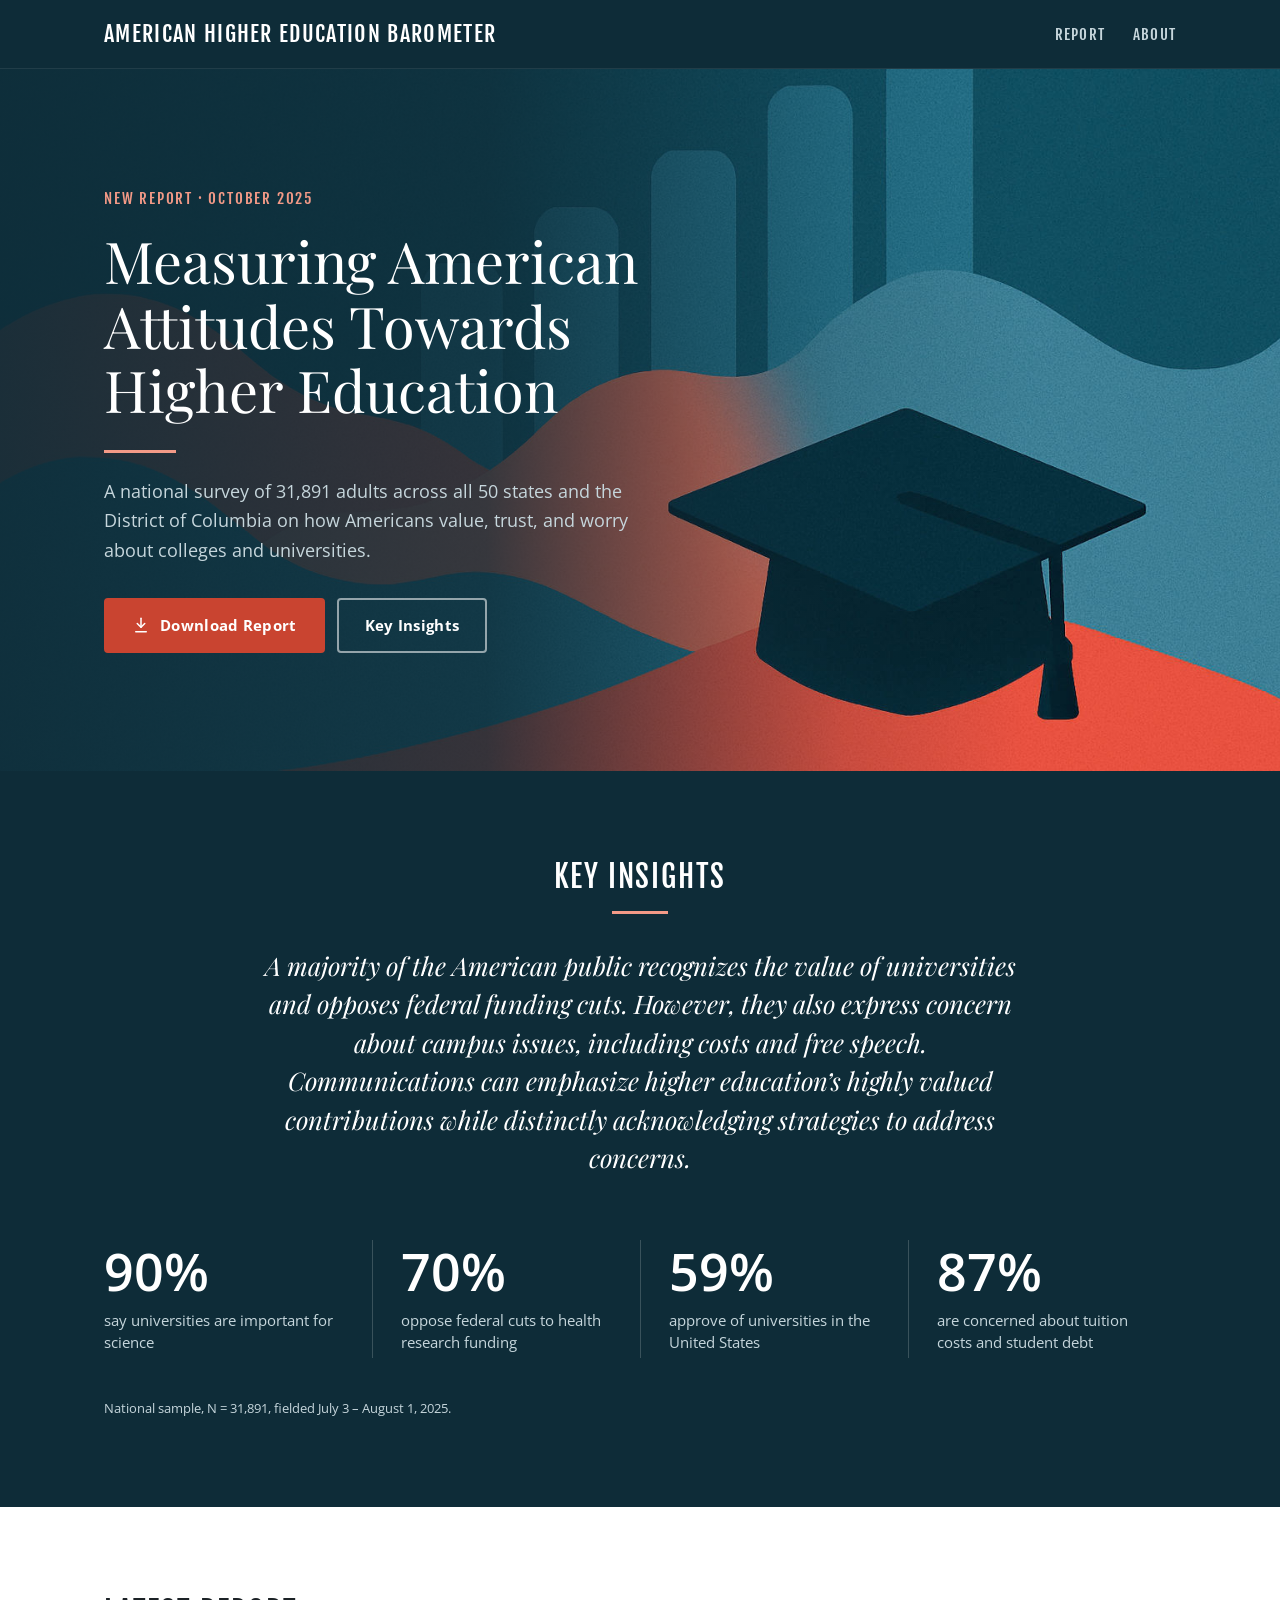
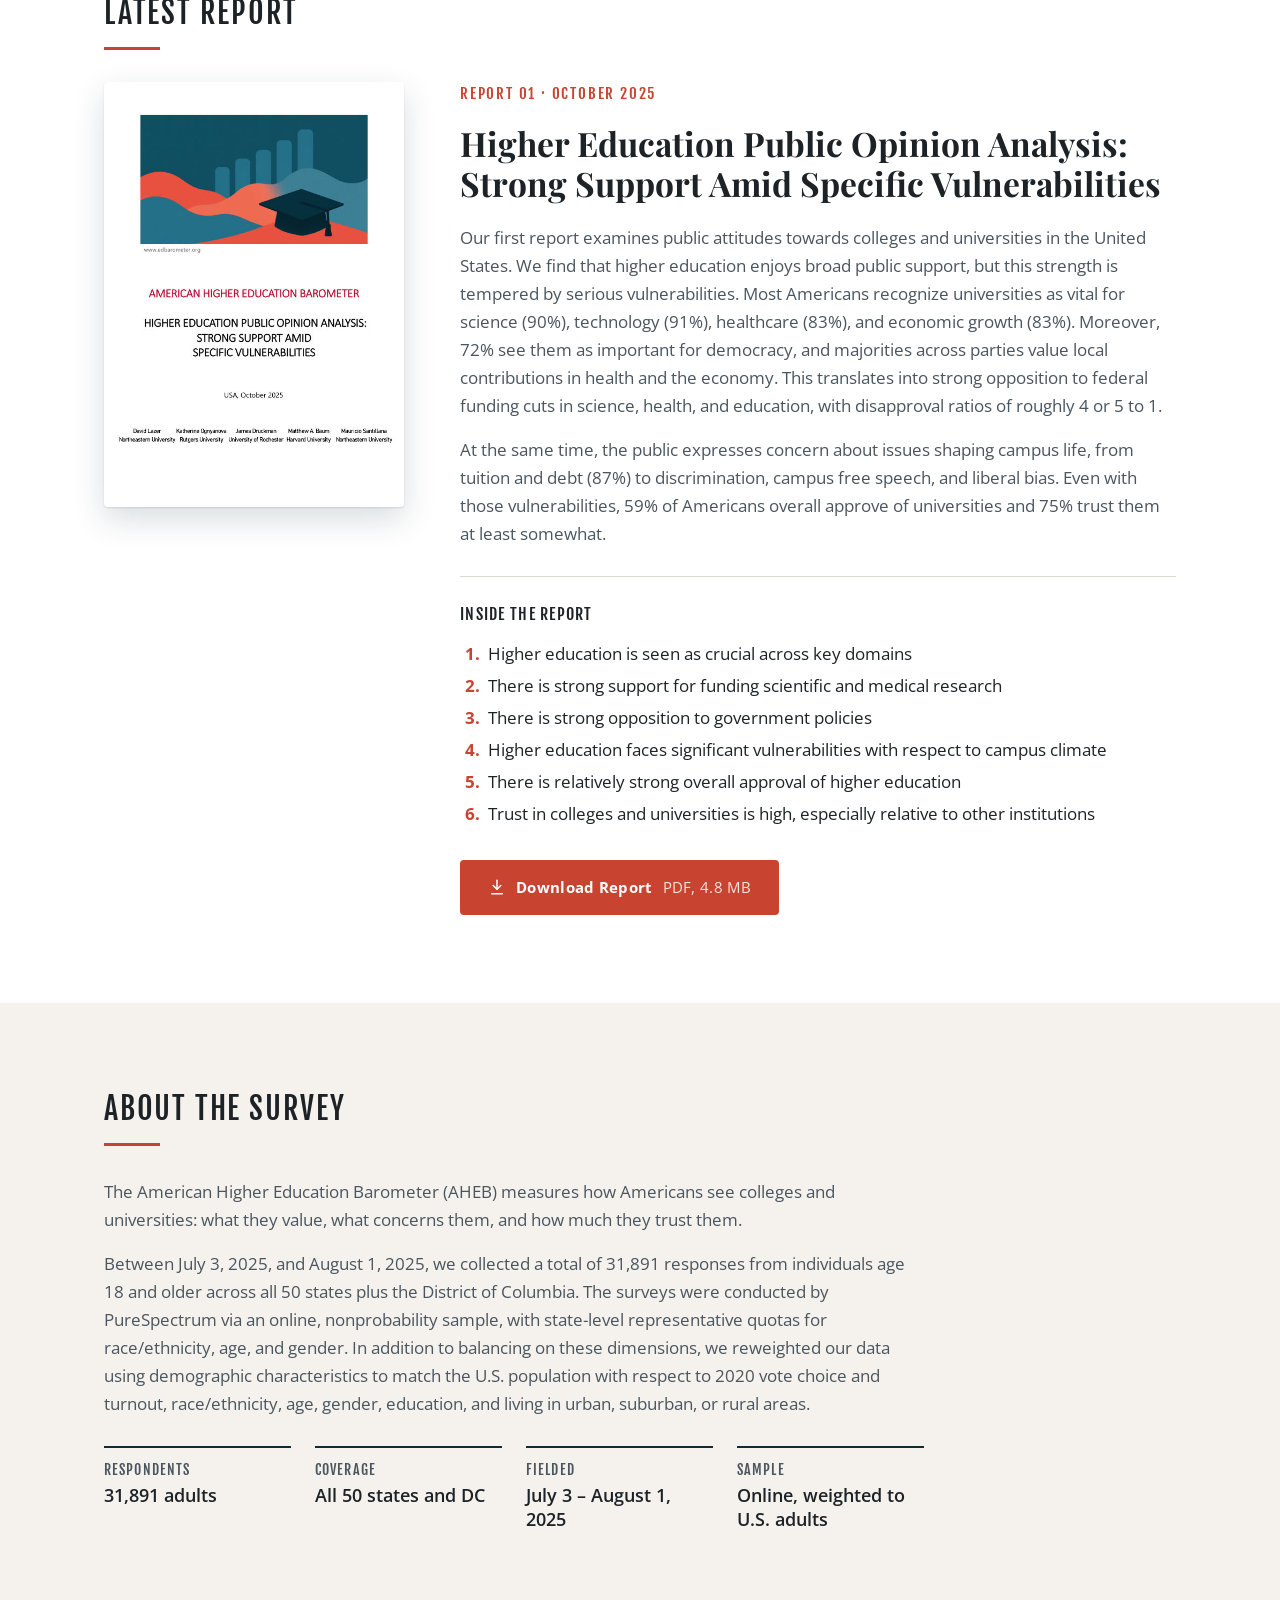
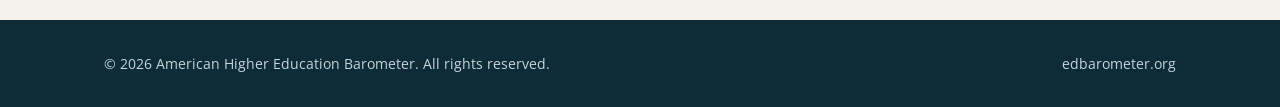
<file: index.html>
<!doctype html>
<html lang="en">
<head>
  <meta charset="utf-8">
  <meta name="viewport" content="width=device-width, initial-scale=1">
  <title>American Higher Education Barometer: Public Opinion on Higher Education</title>
  <meta name="description" content="How Americans view colleges and universities. A national survey of 31,891 adults in all 50 states and DC on the value of higher education, research funding, campus concerns, approval, and trust.">
  <meta name="robots" content="index, follow, max-image-preview:large">
  <meta name="theme-color" content="#0e2c38">
  <link rel="canonical" href="https://edbarometer.org/">

  <meta property="og:type" content="website">
  <meta property="og:locale" content="en_US">
  <meta property="og:site_name" content="American Higher Education Barometer">
  <meta property="og:title" content="American Higher Education Barometer">
  <meta property="og:description" content="Strong support amid specific vulnerabilities: a national survey of 31,891 American adults on how they value, trust, and worry about colleges and universities.">
  <meta property="og:url" content="https://edbarometer.org/">
  <meta property="og:image" content="https://edbarometer.org/assets/img/social-card.jpg">
  <meta property="og:image:type" content="image/jpeg">
  <meta property="og:image:width" content="1200">
  <meta property="og:image:height" content="630">
  <meta property="og:image:alt" content="American Higher Education Barometer: Measuring American Attitudes Towards Higher Education">
  <meta name="twitter:card" content="summary_large_image">
  <meta name="twitter:title" content="American Higher Education Barometer">
  <meta name="twitter:description" content="Strong support amid specific vulnerabilities: a national survey of 31,891 American adults on how they value, trust, and worry about colleges and universities.">
  <meta name="twitter:image" content="https://edbarometer.org/assets/img/social-card.jpg">
  <meta name="twitter:image:alt" content="American Higher Education Barometer: Measuring American Attitudes Towards Higher Education">

  <link rel="icon" href="assets/img/favicon.svg" type="image/svg+xml">
  <link rel="apple-touch-icon" href="assets/img/apple-touch-icon.png">
  <link rel="preload" href="assets/img/cover.jpg" as="image">

  <script type="application/ld+json">
  {
    "@context": "https://schema.org",
    "@graph": [
      {
        "@type": "ResearchProject",
        "@id": "https://edbarometer.org/#org",
        "name": "American Higher Education Barometer",
        "alternateName": "AHEB",
        "url": "https://edbarometer.org/",
        "logo": "https://edbarometer.org/assets/img/icon-512.png",
        "description": "A national survey project measuring American attitudes towards colleges and universities."
      },
      {
        "@type": "WebSite",
        "@id": "https://edbarometer.org/#website",
        "name": "American Higher Education Barometer",
        "url": "https://edbarometer.org/",
        "inLanguage": "en-US",
        "publisher": { "@id": "https://edbarometer.org/#org" }
      },
      {
        "@type": "Report",
        "@id": "https://edbarometer.org/#report-01",
        "name": "Higher Education Public Opinion Analysis: Strong Support Amid Specific Vulnerabilities",
        "alternateName": "AHEB Report 01",
        "datePublished": "2025-10",
        "inLanguage": "en-US",
        "url": "https://edbarometer.org/assets/reports/AHEB-Report-01-Higher-Education-Attitudes.pdf",
        "encodingFormat": "application/pdf",
        "image": "https://edbarometer.org/assets/img/report-01-cover.jpg",
        "abstract": "A majority of the American public recognizes the value of universities and opposes federal funding cuts. However, they also express concern about campus issues, including costs and free speech.",
        "about": ["Higher education", "Public opinion", "Colleges and universities", "Research funding", "Institutional trust"],
        "spatialCoverage": { "@type": "Country", "name": "United States" },
        "temporalCoverage": "2025-07-03/2025-08-01",
        "publisher": { "@id": "https://edbarometer.org/#org" }
      }
    ]
  }
  </script>

  <link rel="preconnect" href="https://fonts.googleapis.com">
  <link rel="preconnect" href="https://fonts.gstatic.com" crossorigin>
  <link href="https://fonts.googleapis.com/css2?family=Fjalla+One&family=Open+Sans:wght@400;600;700&family=Playfair+Display:ital,wght@0,400;0,700;1,400&display=swap" rel="stylesheet">
  <link rel="stylesheet" href="assets/css/style.css">
</head>
<body>
  <a class="skip-link" href="#main">Skip to content</a>

  <header class="site-header">
    <div class="wrap">
      <a class="wordmark" href="./">American Higher Education Barometer</a>
      <nav class="site-nav" aria-label="Main">
        <ul>
          <li><a href="#report">Report</a></li>
          <li><a href="#about">About</a></li>
        </ul>
      </nav>
    </div>
  </header>

  <main id="main">
    <section class="hero">
      <img class="hero-art" src="assets/img/cover.jpg" alt="" width="1536" height="1024" fetchpriority="high">
      <div class="wrap">
        <div class="hero-copy">
          <p class="kicker">New report &middot; October 2025</p>
          <h1>Measuring American Attitudes Towards Higher Education</h1>
          <p class="hero-lead">A national survey of 31,891 adults across all 50 states and the District of Columbia on how Americans value, trust, and worry about colleges and universities.</p>
          <div class="buttons">
            <a class="button" href="assets/reports/AHEB-Report-01-Higher-Education-Attitudes.pdf">
              <svg viewBox="0 0 24 24" fill="none" stroke="currentColor" stroke-width="2" stroke-linecap="round" stroke-linejoin="round" aria-hidden="true"><path d="M12 3v12"/><path d="m7 10 5 5 5-5"/><path d="M5 21h14"/></svg>
              Download Report
            </a>
            <a class="button button-ghost" href="#insights">Key Insights</a>
          </div>
        </div>
      </div>
    </section>

    <section class="section section-dark centered" id="insights">
      <div class="wrap">
        <h2 class="section-title">Key Insights</h2>
        <p class="insight-quote">A majority of the American public recognizes the value of universities and opposes federal funding cuts. However, they also express concern about campus issues, including costs and free speech. Communications can emphasize higher education&rsquo;s highly valued contributions while distinctly acknowledging strategies to address concerns.</p>

        <ul class="stats">
          <li>
            <span class="stat-value">90%</span>
            <span class="stat-label">say universities are important for science</span>
          </li>
          <li>
            <span class="stat-value">70%</span>
            <span class="stat-label">oppose federal cuts to health research funding</span>
          </li>
          <li>
            <span class="stat-value">59%</span>
            <span class="stat-label">approve of universities in the United States</span>
          </li>
          <li>
            <span class="stat-value">87%</span>
            <span class="stat-label">are concerned about tuition costs and student debt</span>
          </li>
        </ul>
        <p class="stats-note">National sample, N = 31,891, fielded July 3 &ndash; August 1, 2025.</p>
      </div>
    </section>

    <section class="section" id="report">
      <div class="wrap">
        <h2 class="section-title">Latest Report</h2>
        <div class="report">
          <a class="report-cover" href="assets/reports/AHEB-Report-01-Higher-Education-Attitudes.pdf">
            <img src="assets/img/report-01-cover.jpg" alt="Cover of AHEB Report 01, Higher Education Public Opinion Analysis" width="560" height="792" loading="lazy">
          </a>
          <div>
            <p class="kicker">Report 01 &middot; October 2025</p>
            <h3>Higher Education Public Opinion Analysis: Strong Support Amid Specific Vulnerabilities</h3>
            <p>Our first report examines public attitudes towards colleges and universities in the United States. We find that higher education enjoys broad public support, but this strength is tempered by serious vulnerabilities. Most Americans recognize universities as vital for science (90%), technology (91%), healthcare (83%), and economic growth (83%). Moreover, 72% see them as important for democracy, and majorities across parties value local contributions in health and the economy. This translates into strong opposition to federal funding cuts in science, health, and education, with disapproval ratios of roughly 4 or 5 to 1.</p>
            <p>At the same time, the public expresses concern about issues shaping campus life, from tuition and debt (87%) to discrimination, campus free speech, and liberal bias. Even with those vulnerabilities, 59% of Americans overall approve of universities and 75% trust them at least somewhat.</p>

            <div class="findings">
              <h4>Inside the report</h4>
              <ol>
                <li>Higher education is seen as crucial across key domains</li>
                <li>There is strong support for funding scientific and medical research</li>
                <li>There is strong opposition to government policies</li>
                <li>Higher education faces significant vulnerabilities with respect to campus climate</li>
                <li>There is relatively strong overall approval of higher education</li>
                <li>Trust in colleges and universities is high, especially relative to other institutions</li>
              </ol>
            </div>

            <div class="buttons">
              <a class="button" href="assets/reports/AHEB-Report-01-Higher-Education-Attitudes.pdf">
                <svg viewBox="0 0 24 24" fill="none" stroke="currentColor" stroke-width="2" stroke-linecap="round" stroke-linejoin="round" aria-hidden="true"><path d="M12 3v12"/><path d="m7 10 5 5 5-5"/><path d="M5 21h14"/></svg>
                Download Report <span class="button-meta">PDF, 4.8 MB</span>
              </a>
            </div>
          </div>
        </div>
      </div>
    </section>

    <section class="section section-warm" id="about">
      <div class="wrap">
        <div class="about">
          <h2 class="section-title">About the Survey</h2>
          <p>The American Higher Education Barometer (AHEB) measures how Americans see colleges and universities: what they value, what concerns them, and how much they trust them.</p>
          <p>Between July 3, 2025, and August 1, 2025, we collected a total of 31,891 responses from individuals age 18 and older across all 50 states plus the District of Columbia. The surveys were conducted by PureSpectrum via an online, nonprobability sample, with state-level representative quotas for race/ethnicity, age, and gender. In addition to balancing on these dimensions, we reweighted our data using demographic characteristics to match the U.S. population with respect to 2020 vote choice and turnout, race/ethnicity, age, gender, education, and living in urban, suburban, or rural areas.</p>
          <dl class="facts">
            <div><dt>Respondents</dt><dd>31,891 adults</dd></div>
            <div><dt>Coverage</dt><dd>All 50 states and DC</dd></div>
            <div><dt>Fielded</dt><dd>July 3 &ndash; August 1, 2025</dd></div>
            <div><dt>Sample</dt><dd>Online, weighted to U.S. adults</dd></div>
          </dl>
        </div>
      </div>
    </section>
  </main>

  <footer class="site-footer">
    <div class="wrap">
      <p>&copy; 2026 American Higher Education Barometer. All rights reserved.</p>
      <p>edbarometer.org</p>
    </div>
  </footer>
</body>
</html>
</file>
<file: assets/css/style.css>
/* American Higher Education Barometer: single-page site */

:root {
  --ink: #1c2226;
  --ink-soft: #4a555e;
  --rule: #dcd8d2;
  --paper: #ffffff;
  --paper-warm: #f5f2ee;
  --deep: #0e2c38;
  --deep-2: #134050;
  --coral: #c94430;
  --coral-hover: #ad3624;
  --coral-light: #f39a87;
  --on-dark: #ffffff;
  --on-dark-soft: #c6d6dc;

  --font-brand: "Fjalla One", "Arial Narrow", Arial, sans-serif;
  --font-display: "Playfair Display", Georgia, serif;
  --font-body: "Open Sans", Arial, sans-serif;

  --wrap: 1120px;
  --gutter: 24px;
}

*,
*::before,
*::after {
  box-sizing: border-box;
}

html {
  scroll-behavior: smooth;
  scroll-padding-top: 80px;
}

body {
  margin: 0;
  background: var(--paper);
  color: var(--ink);
  font-family: var(--font-body);
  font-size: 17px;
  line-height: 1.65;
  -webkit-font-smoothing: antialiased;
}

img {
  max-width: 100%;
  height: auto;
  display: block;
}

a {
  color: var(--coral);
}

a:hover {
  color: var(--coral-hover);
}

:focus-visible {
  outline: 3px solid var(--coral-light);
  outline-offset: 3px;
}

.wrap {
  width: 100%;
  max-width: var(--wrap);
  margin: 0 auto;
  padding: 0 var(--gutter);
}

.skip-link {
  position: absolute;
  left: -9999px;
  top: 0;
  background: var(--paper);
  color: var(--ink);
  padding: 8px 16px;
  z-index: 100;
}

.skip-link:focus {
  left: 16px;
  top: 16px;
}

/* Header */

.site-header {
  position: sticky;
  top: 0;
  z-index: 50;
  background: var(--deep);
  color: var(--on-dark);
  border-bottom: 1px solid rgba(255, 255, 255, 0.08);
}

.site-header .wrap {
  display: flex;
  align-items: center;
  justify-content: space-between;
  gap: 8px 32px;
  flex-wrap: wrap;
  min-height: 68px;
  padding-top: 10px;
  padding-bottom: 10px;
}

.wordmark {
  font-family: var(--font-brand);
  font-size: 22px;
  letter-spacing: 0.06em;
  text-transform: uppercase;
  color: var(--on-dark);
  text-decoration: none;
  line-height: 1.2;
}

.wordmark:hover {
  color: var(--on-dark);
}

.site-nav ul {
  display: flex;
  gap: 28px;
  list-style: none;
  margin: 0;
  padding: 0;
}

.site-nav a {
  font-family: var(--font-brand);
  font-size: 15px;
  letter-spacing: 0.08em;
  text-transform: uppercase;
  color: var(--on-dark-soft);
  text-decoration: none;
}

.site-nav a:hover {
  color: var(--on-dark);
}

/* Hero */

.hero {
  position: relative;
  overflow: hidden;
  background: var(--deep-2);
  color: var(--on-dark);
  min-height: min(78vh, 720px);
  display: flex;
  align-items: center;
}

.hero-art {
  position: absolute;
  inset: 0;
  width: 100%;
  height: 100%;
  object-fit: cover;
  object-position: 70% 100%;
}

.hero::before {
  content: "";
  position: absolute;
  inset: 0;
  z-index: 1;
  background: linear-gradient(
    90deg,
    rgba(14, 44, 56, 0.94) 0%,
    rgba(14, 44, 56, 0.82) 38%,
    rgba(14, 44, 56, 0.15) 66%,
    rgba(14, 44, 56, 0) 80%
  );
}

.hero .wrap {
  position: relative;
  z-index: 2;
  padding-top: 72px;
  padding-bottom: 72px;
}

.hero-copy {
  max-width: 560px;
}

.kicker {
  font-family: var(--font-brand);
  font-size: 15px;
  letter-spacing: 0.12em;
  text-transform: uppercase;
  margin: 0 0 16px;
}

.hero .kicker {
  color: var(--coral-light);
}

.hero h1 {
  font-family: var(--font-display);
  font-weight: 400;
  font-size: clamp(2.3rem, 5vw, 3.6rem);
  line-height: 1.12;
  margin: 0;
}

.hero h1::after {
  content: "";
  display: block;
  width: 72px;
  height: 3px;
  margin: 28px 0 24px;
  background: var(--coral-light);
}

.hero-lead {
  font-size: 18px;
  color: var(--on-dark-soft);
  margin: 0 0 32px;
  max-width: 34em;
}

/* Buttons */

.buttons {
  display: flex;
  flex-wrap: wrap;
  gap: 12px;
}

.button {
  display: inline-flex;
  align-items: center;
  gap: 10px;
  padding: 13px 26px;
  border-radius: 4px;
  border: 2px solid var(--coral);
  background: var(--coral);
  color: #fff;
  font-weight: 700;
  font-size: 15px;
  letter-spacing: 0.02em;
  text-decoration: none;
  transition: background 0.15s ease, border-color 0.15s ease;
}

.button:hover {
  background: var(--coral-hover);
  border-color: var(--coral-hover);
  color: #fff;
}

.button svg {
  width: 18px;
  height: 18px;
  flex: none;
}

.button-ghost {
  background: transparent;
  border-color: rgba(255, 255, 255, 0.55);
}

.button-ghost:hover {
  background: rgba(255, 255, 255, 0.1);
  border-color: #fff;
}

.button-meta {
  font-weight: 400;
  opacity: 0.85;
}

/* Sections */

.section {
  padding: 88px 0;
}

.section-warm {
  background: var(--paper-warm);
}

.section-dark {
  background: var(--deep);
  color: var(--on-dark);
}

.section-title {
  font-family: var(--font-brand);
  font-weight: 400;
  font-size: 30px;
  letter-spacing: 0.06em;
  text-transform: uppercase;
  line-height: 1.2;
  margin: 0 0 32px;
}

.section-title::after {
  content: "";
  display: block;
  width: 56px;
  height: 3px;
  margin-top: 16px;
  background: var(--coral);
}

.section-dark .section-title::after {
  background: var(--coral-light);
}

.centered {
  text-align: center;
}

.centered .section-title::after {
  margin-left: auto;
  margin-right: auto;
}

/* Key insights */

.insight-quote {
  max-width: 760px;
  margin: 0 auto;
  font-family: var(--font-display);
  font-style: italic;
  font-size: clamp(1.25rem, 2.4vw, 1.6rem);
  line-height: 1.5;
  color: var(--on-dark);
}

.stats {
  display: grid;
  grid-template-columns: repeat(4, minmax(0, 1fr));
  gap: 0;
  margin: 64px 0 0;
  padding: 0;
  list-style: none;
  text-align: left;
}

.stats li {
  padding: 4px 28px;
  border-left: 1px solid rgba(255, 255, 255, 0.18);
}

.stats li:first-child {
  border-left: 0;
  padding-left: 0;
}

.stat-value {
  display: block;
  font-family: var(--font-body);
  font-weight: 600;
  font-size: 52px;
  line-height: 1.05;
  color: var(--on-dark);
}

.stat-label {
  display: block;
  margin-top: 10px;
  font-size: 15px;
  line-height: 1.5;
  color: var(--on-dark-soft);
}

.stats-note {
  margin: 40px 0 0;
  font-size: 13px;
  color: var(--on-dark-soft);
  text-align: left;
}

/* Report */

.report {
  display: grid;
  grid-template-columns: 300px minmax(0, 1fr);
  gap: 56px;
  align-items: start;
}

.report-cover {
  display: block;
  border-radius: 4px;
  overflow: hidden;
  box-shadow: 0 1px 2px rgba(14, 44, 56, 0.12), 0 12px 32px rgba(14, 44, 56, 0.16);
  transition: transform 0.2s ease, box-shadow 0.2s ease;
}

.report-cover:hover {
  transform: translateY(-3px);
  box-shadow: 0 1px 2px rgba(14, 44, 56, 0.12), 0 18px 40px rgba(14, 44, 56, 0.22);
}

.report .kicker {
  color: var(--coral);
}

.report h3 {
  font-family: var(--font-display);
  font-weight: 700;
  font-size: clamp(1.6rem, 3vw, 2.1rem);
  line-height: 1.2;
  margin: 0 0 20px;
}

.report p {
  margin: 0 0 16px;
  color: var(--ink-soft);
}

.findings {
  margin: 28px 0 32px;
  padding: 24px 0 0;
  border-top: 1px solid var(--rule);
}

.findings h4 {
  font-family: var(--font-brand);
  font-weight: 400;
  font-size: 16px;
  letter-spacing: 0.08em;
  text-transform: uppercase;
  margin: 0 0 12px;
}

.findings ol {
  margin: 0;
  padding-left: 1.4em;
}

.findings li {
  margin: 4px 0;
  padding-left: 4px;
}

.findings li::marker {
  color: var(--coral);
  font-weight: 700;
}

/* About */

.about {
  max-width: 820px;
}

.about p {
  margin: 0 0 16px;
  color: var(--ink-soft);
}

.facts {
  display: grid;
  grid-template-columns: repeat(4, minmax(0, 1fr));
  gap: 20px 24px;
  margin: 28px 0 0;
}

.facts div {
  border-top: 2px solid var(--deep);
  padding-top: 10px;
}

.facts dt {
  font-family: var(--font-brand);
  font-size: 14px;
  letter-spacing: 0.08em;
  text-transform: uppercase;
  color: var(--ink-soft);
}

.facts dd {
  margin: 2px 0 0;
  font-weight: 600;
  font-size: 18px;
  line-height: 1.35;
}

/* Footer */

.site-footer {
  background: var(--deep);
  color: var(--on-dark-soft);
  font-size: 14px;
  padding: 32px 0;
}

.site-footer .wrap {
  display: flex;
  flex-wrap: wrap;
  justify-content: space-between;
  gap: 8px 24px;
}

.site-footer p {
  margin: 0;
}

/* Responsive */

@media (max-width: 900px) {
  .stats {
    grid-template-columns: repeat(2, minmax(0, 1fr));
    gap: 36px 0;
  }

  .stats li:nth-child(3) {
    border-left: 0;
    padding-left: 0;
  }

  .report {
    grid-template-columns: 200px minmax(0, 1fr);
    gap: 36px;
  }

  .facts {
    grid-template-columns: repeat(2, minmax(0, 1fr));
  }
}

@media (max-width: 720px) {
  :root {
    --gutter: 16px;
  }

  body {
    font-size: 16px;
  }

  .site-header {
    position: static;
  }

  .site-header .wrap {
    padding-top: 14px;
    padding-bottom: 14px;
  }

  .wordmark {
    font-size: 19px;
  }

  .site-nav ul {
    gap: 20px;
  }

  .hero {
    min-height: 0;
    align-items: flex-start;
  }

  .hero::before {
    background: linear-gradient(
      180deg,
      rgba(14, 44, 56, 0.94) 0%,
      rgba(14, 44, 56, 0.86) 52%,
      rgba(14, 44, 56, 0.2) 78%,
      rgba(14, 44, 56, 0) 100%
    );
  }

  .hero .wrap {
    padding-top: 48px;
    padding-bottom: 62vw;
  }

  .section {
    padding: 64px 0;
  }

  .section-title {
    font-size: 26px;
  }

  .report {
    grid-template-columns: minmax(0, 1fr);
  }

  .report-cover {
    max-width: 220px;
  }

  .stat-value {
    font-size: 42px;
  }

  .stats li {
    padding: 4px 16px;
  }

  .facts {
    grid-template-columns: minmax(0, 1fr);
  }
}

@media (prefers-reduced-motion: reduce) {
  html {
    scroll-behavior: auto;
  }

  .report-cover,
  .button {
    transition: none;
  }
}
</file>
